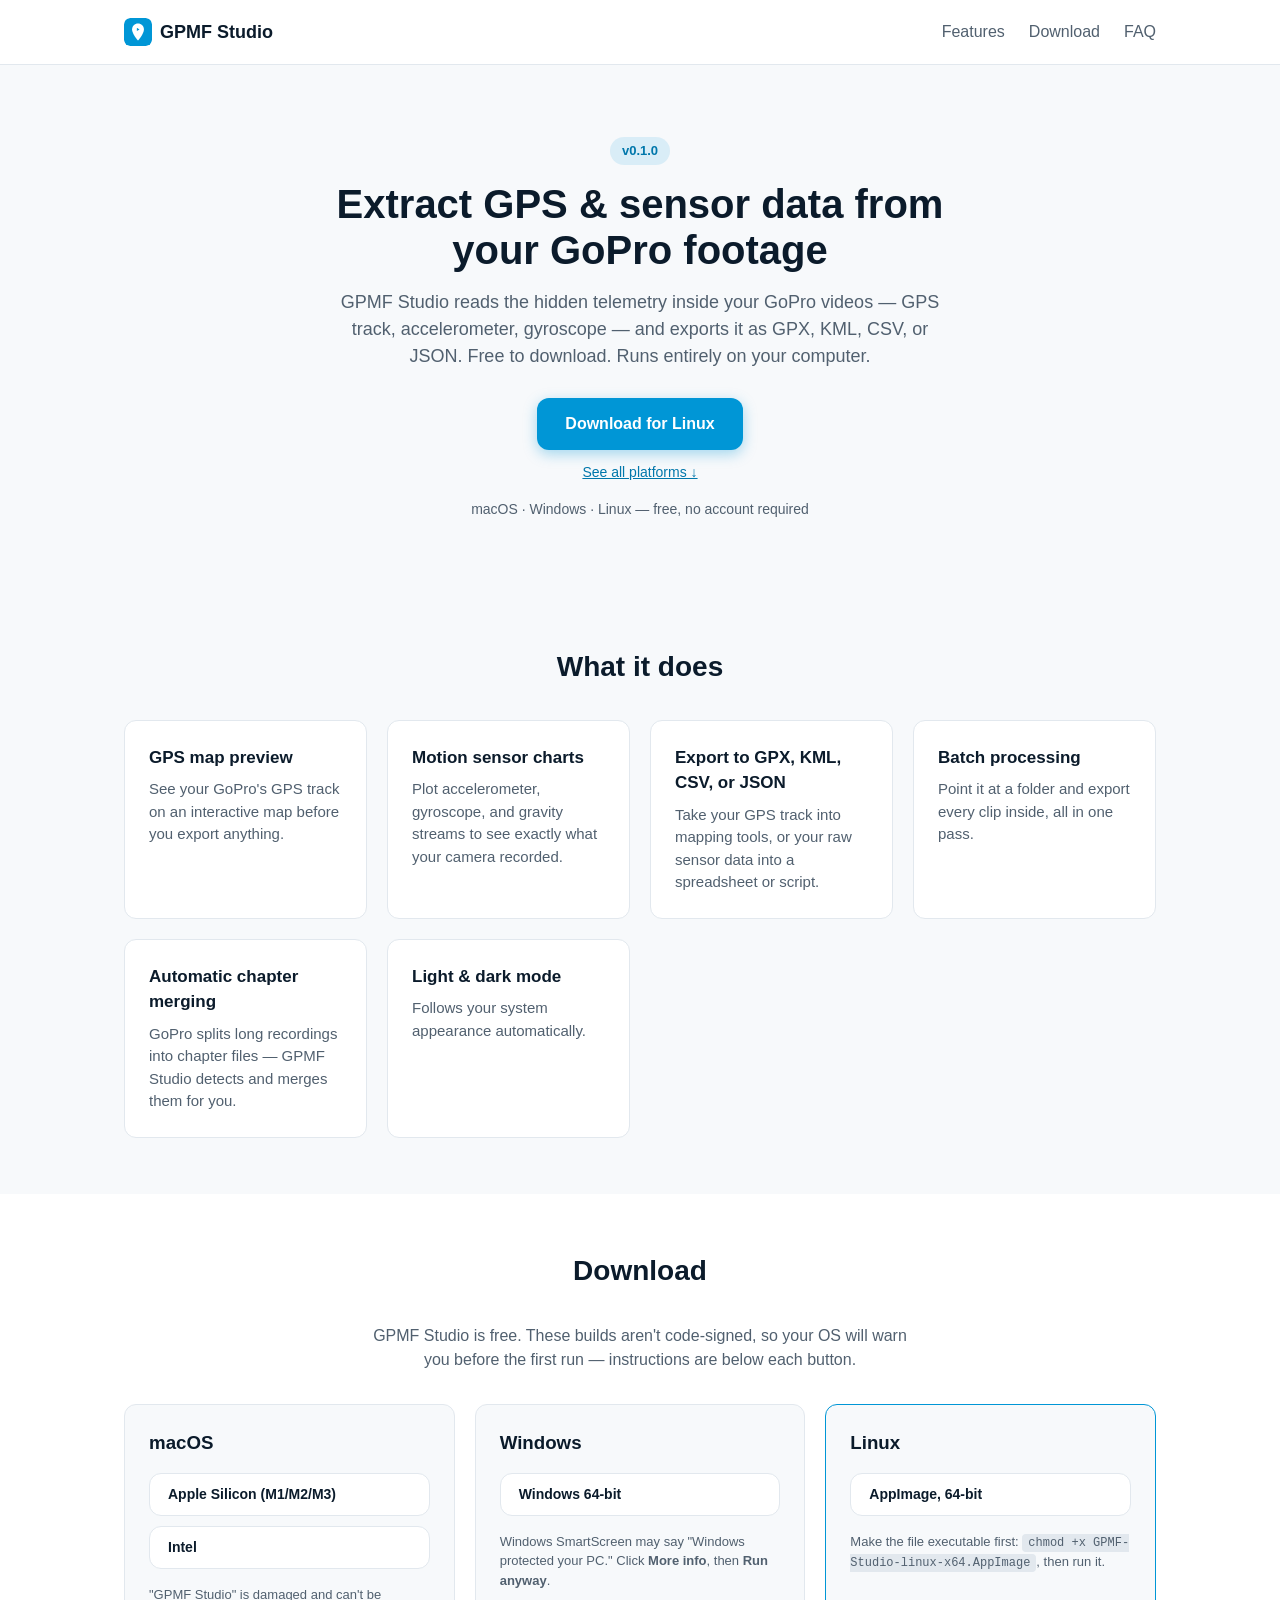
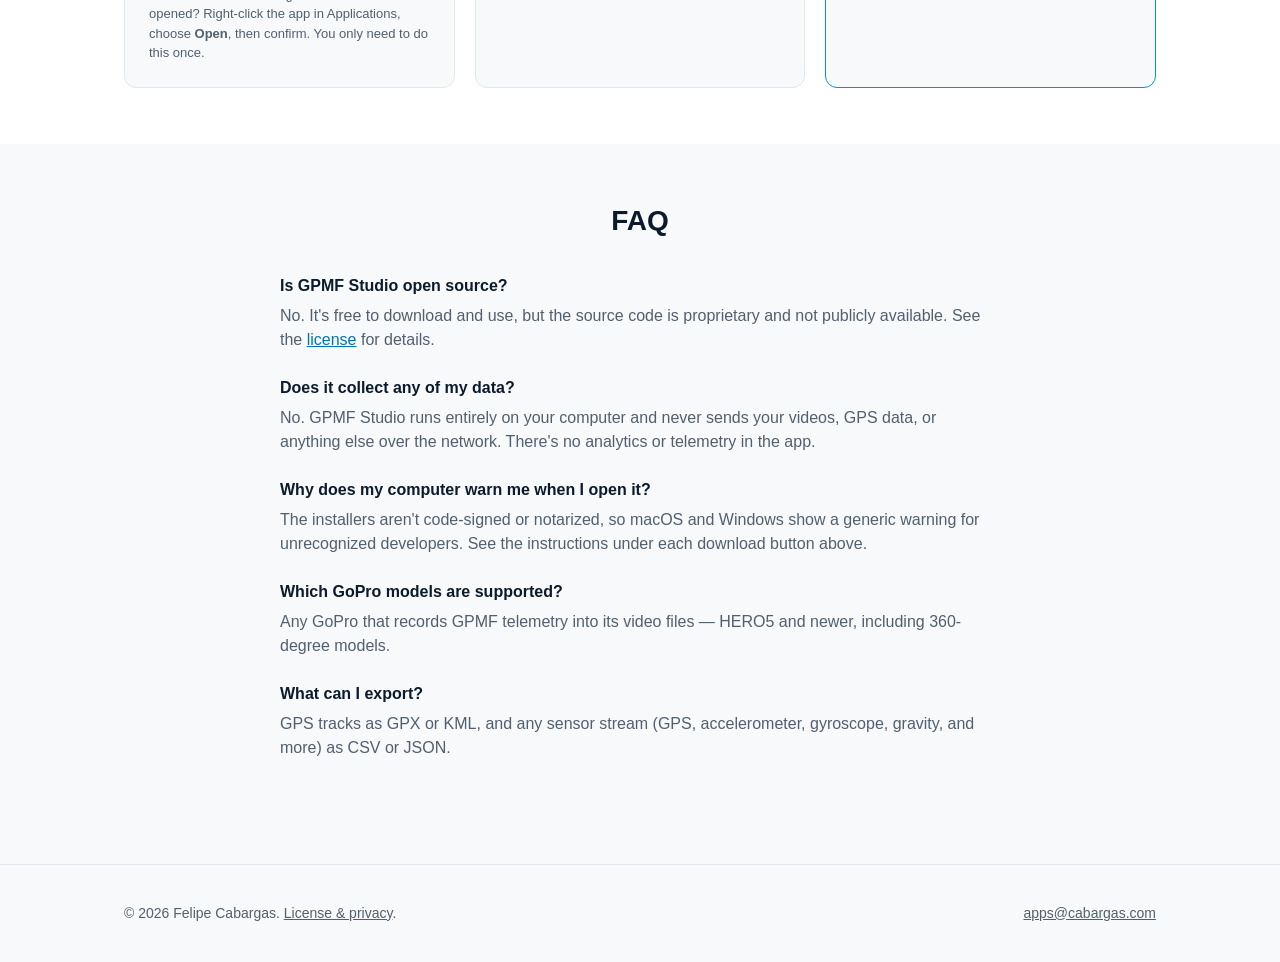
<file: index.html>
<!DOCTYPE html>
<html lang="en">
<head>
  <meta charset="UTF-8">
  <meta name="viewport" content="width=device-width, initial-scale=1.0">
  <title>GPMF Studio — Extract GPS &amp; sensor data from your GoPro footage</title>
  <meta name="description" content="Free desktop app for macOS, Windows, and Linux that extracts GPS and sensor telemetry from GoPro video files and exports it as GPX, KML, CSV, or JSON.">
  <link rel="icon" href="favicon.svg" type="image/svg+xml">
  <link rel="stylesheet" href="style.css">
</head>
<body>
  <header class="site-header">
    <div class="container header-inner">
      <a class="brand" href="#top">
        <img src="favicon.svg" alt="" class="brand-icon" width="28" height="28">
        <span>GPMF Studio</span>
      </a>
      <nav class="site-nav">
        <a href="#features">Features</a>
        <a href="#download">Download</a>
        <a href="#faq">FAQ</a>
      </nav>
    </div>
  </header>

  <main id="top">
    <section class="hero">
      <div class="container hero-inner">
        <span class="badge" data-version-badge>v0.1.0</span>
        <h1>Extract GPS &amp; sensor data from your GoPro footage</h1>
        <p class="hero-pitch">GPMF Studio reads the hidden telemetry inside your GoPro videos &mdash; GPS track, accelerometer, gyroscope &mdash; and exports it as GPX, KML, CSV, or JSON. Free to download. Runs entirely on your computer.</p>
        <div class="hero-actions">
          <a class="btn btn-primary" data-hero-download data-download="mac-arm64" href="https://github.com/felipecabargas/gpmf-studio-releases/releases/latest/download/GPMF-Studio-mac-arm64.dmg">Download for macOS</a>
          <a class="hero-secondary-link" href="#download">See all platforms ↓</a>
        </div>
        <p class="hero-meta">macOS · Windows · Linux &mdash; free, no account required</p>
      </div>
    </section>

    <section id="features" class="features">
      <div class="container">
        <h2>What it does</h2>
        <div class="feature-grid">
          <article class="feature-card">
            <h3>GPS map preview</h3>
            <p>See your GoPro's GPS track on an interactive map before you export anything.</p>
          </article>
          <article class="feature-card">
            <h3>Motion sensor charts</h3>
            <p>Plot accelerometer, gyroscope, and gravity streams to see exactly what your camera recorded.</p>
          </article>
          <article class="feature-card">
            <h3>Export to GPX, KML, CSV, or JSON</h3>
            <p>Take your GPS track into mapping tools, or your raw sensor data into a spreadsheet or script.</p>
          </article>
          <article class="feature-card">
            <h3>Batch processing</h3>
            <p>Point it at a folder and export every clip inside, all in one pass.</p>
          </article>
          <article class="feature-card">
            <h3>Automatic chapter merging</h3>
            <p>GoPro splits long recordings into chapter files &mdash; GPMF Studio detects and merges them for you.</p>
          </article>
          <article class="feature-card">
            <h3>Light &amp; dark mode</h3>
            <p>Follows your system appearance automatically.</p>
          </article>
        </div>
      </div>
    </section>

    <!-- SCREENSHOTS: drop <img> tags into a .screenshot-gallery grid here, then remove this
    comment block (and add a matching <section id="screenshots"> + .screenshot-gallery CSS rule).
    <section id="screenshots" class="screenshots">
      <div class="container">
        <h2>See it in action</h2>
        <div class="screenshot-gallery"></div>
      </div>
    </section>
    -->

    <section id="download" class="download">
      <div class="container">
        <h2>Download</h2>
        <p class="download-intro">GPMF Studio is free. These builds aren't code-signed, so your OS will warn you before the first run &mdash; instructions are below each button.</p>
        <div class="download-grid">

          <article class="platform-card" data-platform-card="mac">
            <h3>macOS</h3>
            <div class="platform-buttons">
              <a class="btn btn-secondary" data-download="mac-arm64" href="https://github.com/felipecabargas/gpmf-studio-releases/releases/latest/download/GPMF-Studio-mac-arm64.dmg">Apple Silicon (M1/M2/M3) <span class="file-size" data-size="mac-arm64"></span></a>
              <a class="btn btn-secondary" data-download="mac-x64" href="https://github.com/felipecabargas/gpmf-studio-releases/releases/latest/download/GPMF-Studio-mac-x64.dmg">Intel <span class="file-size" data-size="mac-x64"></span></a>
            </div>
            <p class="platform-note">"GPMF Studio" is damaged and can't be opened? Right-click the app in Applications, choose <strong>Open</strong>, then confirm. You only need to do this once.</p>
          </article>

          <article class="platform-card" data-platform-card="win">
            <h3>Windows</h3>
            <div class="platform-buttons">
              <a class="btn btn-secondary" data-download="win-x64" href="https://github.com/felipecabargas/gpmf-studio-releases/releases/latest/download/GPMF-Studio-win-x64.exe">Windows 64-bit <span class="file-size" data-size="win-x64"></span></a>
            </div>
            <p class="platform-note">Windows SmartScreen may say "Windows protected your PC." Click <strong>More info</strong>, then <strong>Run anyway</strong>.</p>
          </article>

          <article class="platform-card" data-platform-card="linux">
            <h3>Linux</h3>
            <div class="platform-buttons">
              <a class="btn btn-secondary" data-download="linux-x64" href="https://github.com/felipecabargas/gpmf-studio-releases/releases/latest/download/GPMF-Studio-linux-x64.AppImage">AppImage, 64-bit <span class="file-size" data-size="linux-x64"></span></a>
            </div>
            <p class="platform-note">Make the file executable first: <code>chmod +x GPMF-Studio-linux-x64.AppImage</code>, then run it.</p>
          </article>

        </div>
      </div>
    </section>

    <section id="faq" class="faq">
      <div class="container">
        <h2>FAQ</h2>
        <dl>
          <div class="faq-item">
            <dt>Is GPMF Studio open source?</dt>
            <dd>No. It's free to download and use, but the source code is proprietary and not publicly available. See the <a href="license.html">license</a> for details.</dd>
          </div>
          <div class="faq-item">
            <dt>Does it collect any of my data?</dt>
            <dd>No. GPMF Studio runs entirely on your computer and never sends your videos, GPS data, or anything else over the network. There's no analytics or telemetry in the app.</dd>
          </div>
          <div class="faq-item">
            <dt>Why does my computer warn me when I open it?</dt>
            <dd>The installers aren't code-signed or notarized, so macOS and Windows show a generic warning for unrecognized developers. See the instructions under each download button above.</dd>
          </div>
          <div class="faq-item">
            <dt>Which GoPro models are supported?</dt>
            <dd>Any GoPro that records GPMF telemetry into its video files &mdash; HERO5 and newer, including 360-degree models.</dd>
          </div>
          <div class="faq-item">
            <dt>What can I export?</dt>
            <dd>GPS tracks as GPX or KML, and any sensor stream (GPS, accelerometer, gyroscope, gravity, and more) as CSV or JSON.</dd>
          </div>
        </dl>
      </div>
    </section>
  </main>

  <footer class="site-footer">
    <div class="container footer-inner">
      <p>&copy; 2026 Felipe Cabargas. <a href="license.html">License &amp; privacy</a>.</p>
      <p><a href="mailto:apps@cabargas.com">apps@cabargas.com</a></p>
    </div>
  </footer>

  <script src="download.js"></script>
  <script src="app.js"></script>
</body>
</html>
</file>
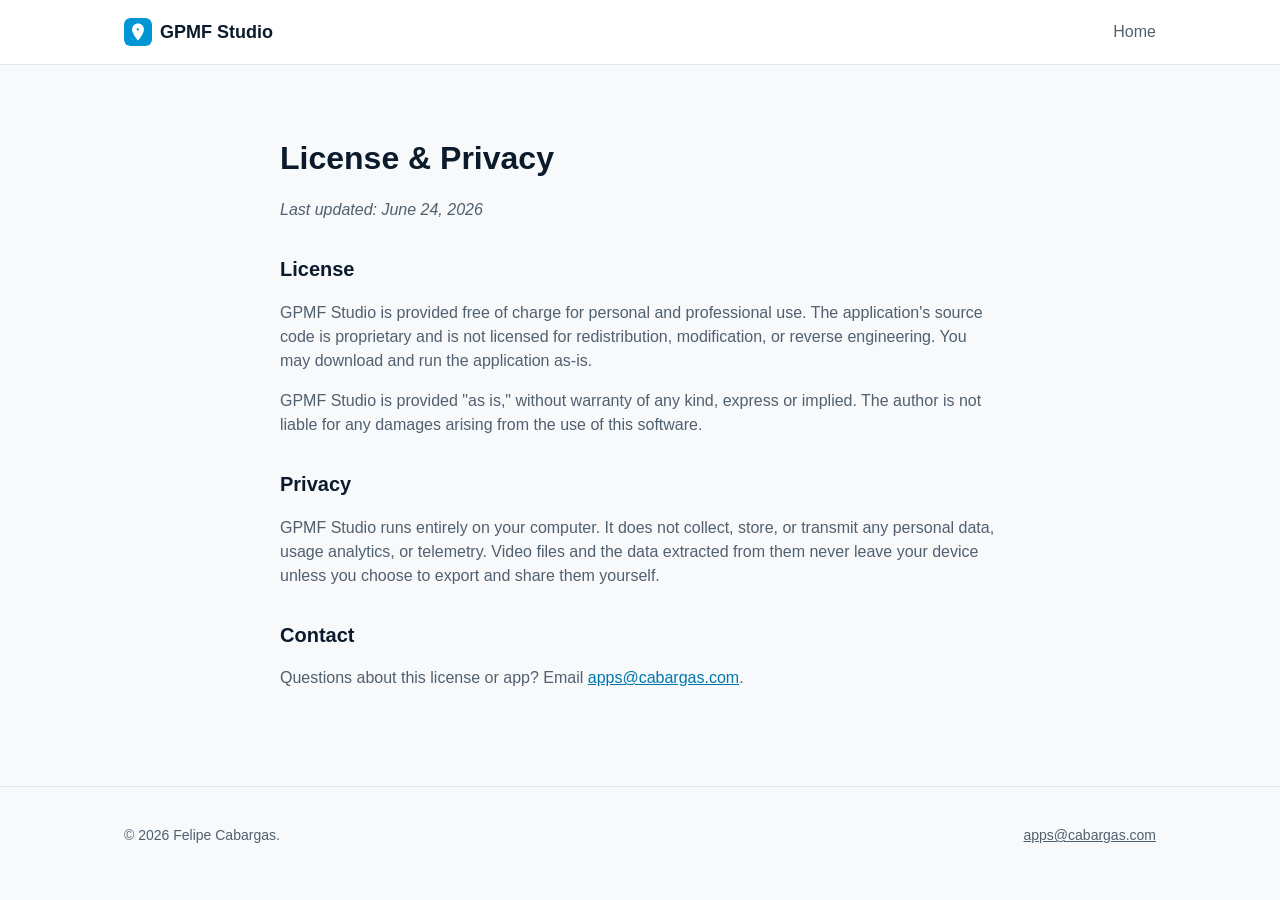
<file: license.html>
<!DOCTYPE html>
<html lang="en">
<head>
  <meta charset="UTF-8">
  <meta name="viewport" content="width=device-width, initial-scale=1.0">
  <title>License &amp; Privacy — GPMF Studio</title>
  <link rel="icon" href="favicon.svg" type="image/svg+xml">
  <link rel="stylesheet" href="style.css">
</head>
<body>
  <header class="site-header">
    <div class="container header-inner">
      <a class="brand" href="index.html">
        <img src="favicon.svg" alt="" class="brand-icon" width="28" height="28">
        <span>GPMF Studio</span>
      </a>
      <nav class="site-nav">
        <a href="index.html">Home</a>
      </nav>
    </div>
  </header>

  <main class="container legal">
    <h1>License &amp; Privacy</h1>
    <p><em>Last updated: June 24, 2026</em></p>

    <h2>License</h2>
    <p>GPMF Studio is provided free of charge for personal and professional use. The application's source code is proprietary and is not licensed for redistribution, modification, or reverse engineering. You may download and run the application as-is.</p>
    <p>GPMF Studio is provided "as is," without warranty of any kind, express or implied. The author is not liable for any damages arising from the use of this software.</p>

    <h2>Privacy</h2>
    <p>GPMF Studio runs entirely on your computer. It does not collect, store, or transmit any personal data, usage analytics, or telemetry. Video files and the data extracted from them never leave your device unless you choose to export and share them yourself.</p>

    <h2>Contact</h2>
    <p>Questions about this license or app? Email <a href="mailto:apps@cabargas.com">apps@cabargas.com</a>.</p>
  </main>

  <footer class="site-footer">
    <div class="container footer-inner">
      <p>&copy; 2026 Felipe Cabargas.</p>
      <p><a href="mailto:apps@cabargas.com">apps@cabargas.com</a></p>
    </div>
  </footer>
</body>
</html>
</file>
<file: style.css>
:root {
  --color-accent: #0096D6;
  --color-accent-dark: #0077AB;
  --color-bg: #F7F9FB;
  --color-surface: #FFFFFF;
  --color-text: #0B1B2B;
  --color-text-muted: #51606F;
  --color-border: #E2E8EE;
  --radius: 12px;
  --font-sans: -apple-system, BlinkMacSystemFont, "Segoe UI", Roboto, Helvetica, Arial, sans-serif;
}

* { box-sizing: border-box; }

body {
  margin: 0;
  font-family: var(--font-sans);
  color: var(--color-text);
  background: var(--color-bg);
  line-height: 1.5;
}

.container { max-width: 1080px; margin: 0 auto; padding: 0 24px; }
a { color: var(--color-accent-dark); }

.site-header {
  background: var(--color-surface);
  border-bottom: 1px solid var(--color-border);
  position: sticky;
  top: 0;
  z-index: 10;
}
.header-inner { display: flex; align-items: center; justify-content: space-between; height: 64px; }
.brand { display: flex; align-items: center; gap: 8px; font-weight: 700; font-size: 18px; color: var(--color-text); text-decoration: none; }
.brand-icon { border-radius: 6px; }
.site-nav { display: flex; gap: 24px; }
.site-nav a { color: var(--color-text-muted); text-decoration: none; font-weight: 500; }
.site-nav a:hover { color: var(--color-accent-dark); }

.hero { padding: 72px 0 56px; text-align: center; }
.hero-inner { max-width: 680px; margin: 0 auto; }
.badge {
  display: inline-block;
  background: rgba(0, 150, 214, 0.12);
  color: var(--color-accent-dark);
  font-size: 13px;
  font-weight: 600;
  padding: 4px 12px;
  border-radius: 999px;
  margin-bottom: 16px;
}
.hero h1 { font-size: 40px; line-height: 1.15; margin: 0 0 16px; }
.hero-pitch { font-size: 18px; color: var(--color-text-muted); margin: 0 0 28px; }
.hero-actions { display: flex; flex-direction: column; align-items: center; gap: 12px; margin-bottom: 16px; }
.hero-secondary-link { font-size: 14px; }
.hero-meta { font-size: 14px; color: var(--color-text-muted); }

.btn {
  display: inline-flex;
  align-items: center;
  gap: 8px;
  padding: 14px 28px;
  border-radius: var(--radius);
  font-weight: 600;
  text-decoration: none;
  transition: transform 0.1s ease, box-shadow 0.1s ease;
}
.btn-primary { background: var(--color-accent); color: #fff; box-shadow: 0 4px 14px rgba(0, 150, 214, 0.35); }
.btn-primary:hover { transform: translateY(-1px); box-shadow: 0 6px 18px rgba(0, 150, 214, 0.45); }
.btn-secondary {
  background: var(--color-surface);
  color: var(--color-text);
  border: 1px solid var(--color-border);
  padding: 10px 18px;
  font-size: 14px;
}
.btn-secondary:hover { border-color: var(--color-accent); }
.file-size { color: var(--color-text-muted); font-weight: 400; font-size: 12px; margin-left: 4px; }

.features { padding: 56px 0; }
.features h2, .download h2, .faq h2 { text-align: center; font-size: 28px; margin: 0 0 32px; }
.feature-grid { display: grid; grid-template-columns: repeat(auto-fit, minmax(240px, 1fr)); gap: 20px; }
.feature-card { background: var(--color-surface); border: 1px solid var(--color-border); border-radius: var(--radius); padding: 24px; }
.feature-card h3 { margin: 0 0 8px; font-size: 17px; }
.feature-card p { margin: 0; color: var(--color-text-muted); font-size: 15px; }

.download { padding: 56px 0; background: var(--color-surface); }
.download-intro { text-align: center; color: var(--color-text-muted); max-width: 560px; margin: 0 auto 32px; }
.download-grid { display: grid; grid-template-columns: repeat(auto-fit, minmax(260px, 1fr)); gap: 20px; }
.platform-card {
  border: 1px solid var(--color-border);
  border-radius: var(--radius);
  padding: 24px;
  background: var(--color-bg);
  transition: border-color 0.15s ease;
}
.platform-card--detected { border-color: var(--color-accent); }
.platform-card h3 { margin: 0 0 16px; }
.platform-buttons { display: flex; flex-direction: column; gap: 10px; margin-bottom: 16px; }
.platform-note { font-size: 13px; color: var(--color-text-muted); margin: 0; }
.platform-note code { background: var(--color-border); padding: 2px 6px; border-radius: 4px; font-size: 12px; }

.faq { padding: 56px 0 80px; }
.faq dl { max-width: 720px; margin: 0 auto; }
.faq-item { margin-bottom: 24px; }
.faq dt { font-weight: 600; margin-bottom: 6px; }
.faq dd { margin: 0; color: var(--color-text-muted); }

.site-footer { border-top: 1px solid var(--color-border); padding: 24px 0; }
.footer-inner { display: flex; justify-content: space-between; flex-wrap: wrap; gap: 8px; font-size: 14px; color: var(--color-text-muted); }
.footer-inner a { color: var(--color-text-muted); }

@media (max-width: 600px) {
  .hero h1 { font-size: 30px; }
  .header-inner { height: 56px; }
  .site-nav { gap: 14px; font-size: 14px; }
}

.legal { padding: 48px 0 80px; max-width: 720px; }
.legal h1 { font-size: 32px; margin-bottom: 4px; }
.legal h2 { font-size: 20px; margin-top: 32px; }
.legal p { color: var(--color-text-muted); }
</file>
